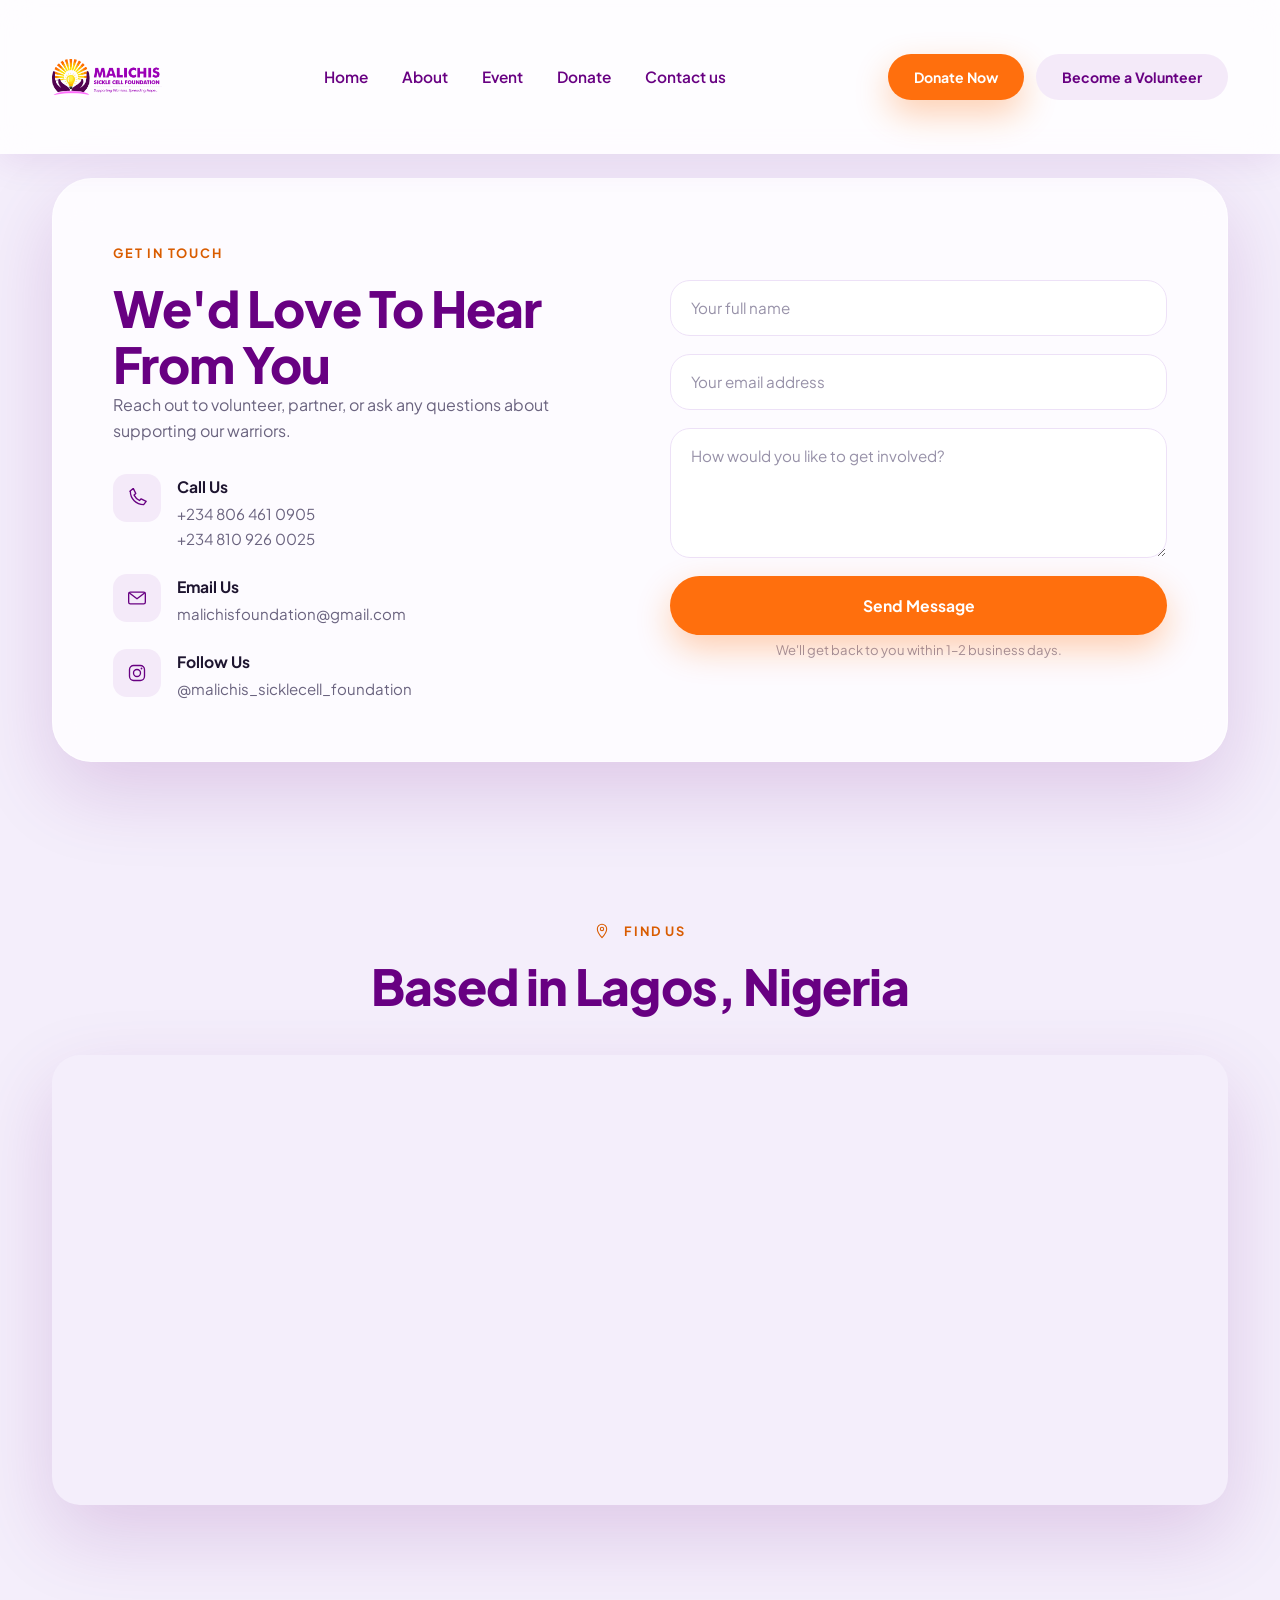
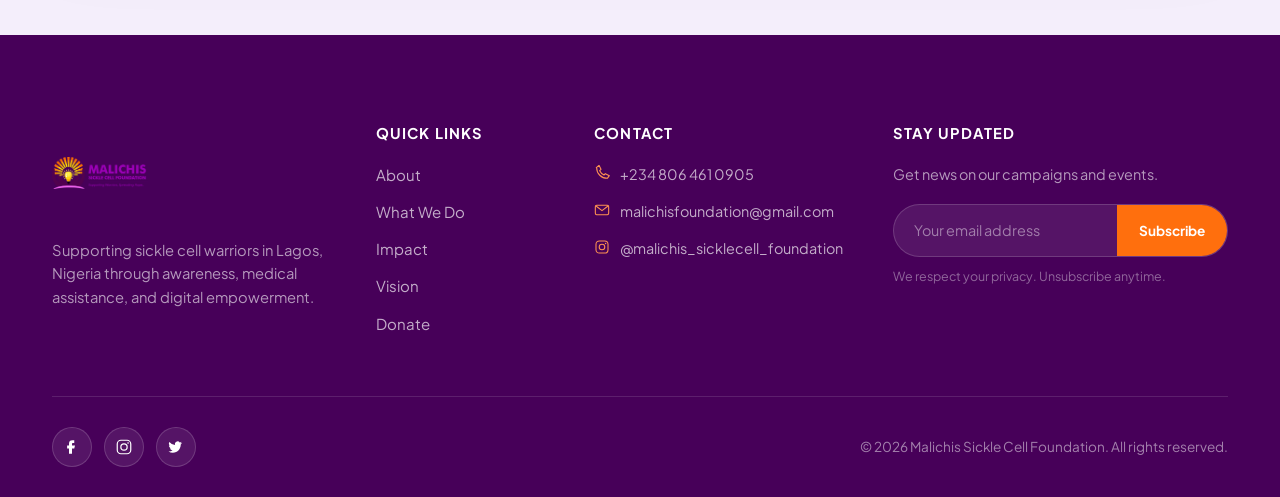
<file: contact.html>
<!DOCTYPE html>
<html lang="en">
<head>
<meta charset="UTF-8">
<meta name="viewport" content="width=device-width, initial-scale=1.0">
<title>Contact Us | Malichis Sickle Cell Foundation</title>
<meta name="description" content="Get in touch with Malichis Sickle Cell Foundation — call, email, or send a message to volunteer, partner, or ask a question.">

<link rel="preconnect" href="https://fonts.googleapis.com">
<link rel="preconnect" href="https://fonts.gstatic.com" crossorigin>
<link href="https://fonts.googleapis.com/css2?family=Plus+Jakarta+Sans:ital,wght@0,400;0,500;0,600;0,700;0,800;1,500&family=Fraunces:ital,opsz,wght@0,9..144,500;1,9..144,500;1,9..144,600&display=swap" rel="stylesheet">

<link rel="stylesheet" href="style.css">
</head>
<body>

<a href="#main" class="sr-only">Skip to main content</a>

<!-- ============================================
     SVG SPRITE — signature bloom-cell motif + icons
============================================ -->
<svg width="0" height="0" style="position:absolute" aria-hidden="true">
  <defs>
    <symbol id="bloom-shape" viewBox="0 0 200 200">
      <path d="M100,18 C130,18 138,45 160,52 C185,60 190,90 178,112 C168,130 178,155 158,170 C138,185 115,175 100,182 C85,175 62,185 42,170 C22,155 32,130 22,112 C10,90 15,60 40,52 C62,45 70,18 100,18 Z"/>
    </symbol>
    <symbol id="icon-phone" viewBox="0 0 24 24"><path d="M4 4c0 9 7 16 16 16l3-4-6-3-2 2c-3-1.5-5-3.5-6.5-6.5l2-2-3-6-4 3.5z" fill="none" stroke="currentColor" stroke-width="1.6" stroke-linejoin="round"/></symbol>
    <symbol id="icon-mail" viewBox="0 0 24 24"><rect x="2" y="5" width="20" height="14" rx="2" fill="none" stroke="currentColor" stroke-width="1.6"/><path d="M3 6l9 7 9-7" fill="none" stroke="currentColor" stroke-width="1.6" stroke-linecap="round" stroke-linejoin="round"/></symbol>
    <symbol id="icon-insta" viewBox="0 0 24 24"><rect x="3" y="3" width="18" height="18" rx="5" fill="none" stroke="currentColor" stroke-width="1.6"/><circle cx="12" cy="12" r="4.2" fill="none" stroke="currentColor" stroke-width="1.6"/><circle cx="17.4" cy="6.6" r="1.1" fill="currentColor"/></symbol>
    <symbol id="icon-fb" viewBox="0 0 24 24"><path d="M15 3h-2.5A4.5 4.5 0 008 7.5V10H5.5v4H8v7h4v-7h3l1-4h-4V7.8c0-.7.6-1.3 1.3-1.3H15V3z" fill="currentColor"/></symbol>
    <symbol id="icon-twitter" viewBox="0 0 24 24"><path d="M20 6.5c-.7.3-1.4.5-2.2.6.8-.5 1.4-1.2 1.6-2.1-.7.4-1.6.8-2.4.9a3.7 3.7 0 00-6.4 3.4A10.6 10.6 0 013.2 5.3a3.7 3.7 0 001.1 5 3.6 3.6 0 01-1.7-.5v.1c0 1.8 1.3 3.3 3 3.6a3.7 3.7 0 01-1.7.1c.5 1.5 1.9 2.6 3.5 2.6A7.4 7.4 0 012 18a10.4 10.4 0 005.7 1.7c6.8 0 10.6-5.8 10.6-10.7v-.5c.7-.5 1.3-1.2 1.7-2z" fill="currentColor"/></symbol>
    <symbol id="icon-up" viewBox="0 0 24 24"><path d="M12 19V5M5 12l7-7 7 7" fill="none" stroke="currentColor" stroke-width="2.2" stroke-linecap="round" stroke-linejoin="round"/></symbol>
    <symbol id="icon-pin" viewBox="0 0 24 24"><path d="M12 22s7-7.5 7-13a7 7 0 10-14 0c0 5.5 7 13 7 13z" fill="none" stroke="currentColor" stroke-width="1.6" stroke-linejoin="round"/><circle cx="12" cy="9" r="2.5" fill="none" stroke="currentColor" stroke-width="1.6"/></symbol>
  </defs>
</svg>

<!-- ============================================
     NAVIGATION
============================================ -->
<header class="nav nav-solid" id="siteNav">
  <div class="container nav-inner">
    <a href="index.html#home" class="nav-logo" aria-label="Malichis Sickle Cell Foundation — Home">
      <img src="images/logo.png" alt="Malichis Sickle Cell Foundation logo" width="110" height="110">
    </a>

    <nav class="nav-menu" id="navMenu" aria-label="Primary">
      <div class="nav-menu-bloom" aria-hidden="true"><svg viewBox="0 0 200 200"><use href="#bloom-shape" fill="currentColor"/></svg></div>
      <a href="index.html#home">Home</a>
      <a href="about.html">About</a>
      <a href="index.html#vision">Event</a>
      <a href="donate.html">Donate</a>
      <a href="contact.html" aria-current="page">Contact us</a>
    </nav>

    <div class="nav-cta">
      <a href="donate.html" class="btn btn-primary btn-sm">Donate Now</a>
      <a href="contact.html" class="btn btn-ghost-purple btn-sm">Become a Volunteer</a>
    </div>

    <button class="nav-toggle" id="navToggle" aria-label="Open menu" aria-expanded="false" aria-controls="navMenu">
      <span></span><span></span><span></span>
    </button>
  </div>
</header>

<div class="nav-scrim" id="navScrim"></div>

<main id="main">

<!-- ============================================
     CONTACT
============================================ -->
<section class="contact contact-page" id="get-in-touch">
  <div class="container">
    <div class="contact-card reveal">
      <div class="contact-copy">
        <p class="eyebrow">Get In Touch</p>
        <h2>We'd Love To Hear From You</h2>
        <p>Reach out to volunteer, partner, or ask any questions about supporting our warriors.</p>

        <ul class="contact-list">
          <li>
            <span class="c-icon"><svg width="20" height="20"><use href="#icon-phone"/></svg></span>
            <div>
              <strong>Call Us</strong>
              <a href="tel:+2348064610905">+234 806 461 0905</a><br>
              <a href="tel:+2348109260025">+234 810 926 0025</a>
            </div>
          </li>
          <li>
            <span class="c-icon"><svg width="20" height="20"><use href="#icon-mail"/></svg></span>
            <div>
              <strong>Email Us</strong>
              <a href="mailto:malichisfoundation@gmail.com">malichisfoundation@gmail.com</a>
            </div>
          </li>
          <li>
            <span class="c-icon"><svg width="20" height="20"><use href="#icon-insta"/></svg></span>
            <div>
              <strong>Follow Us</strong>
              <a href="https://instagram.com/malichis_sicklecell_foundation" target="_blank" rel="noopener">@malichis_sicklecell_foundation</a>
            </div>
          </li>
        </ul>
      </div>

      <div class="contact-form-panel">
        <form class="contact-form" id="contactForm">
          <label for="cfName" class="sr-only">Full name</label>
          <input type="text" id="cfName" name="name" placeholder="Your full name" required>

          <label for="cfEmail" class="sr-only">Email address</label>
          <input type="email" id="cfEmail" name="email" placeholder="Your email address" required>

          <label for="cfMessage" class="sr-only">Message</label>
          <textarea id="cfMessage" name="message" placeholder="How would you like to get involved?" required></textarea>

          <button type="submit" class="btn btn-primary" style="width:100%;">Send Message</button>
        </form>
        <p class="contact-form-note" id="contactFormNote">We'll get back to you within 1–2 business days.</p>
      </div>
    </div>
  </div>
</section>

<!-- ============================================
     MAP
============================================ -->
<section class="map-section" aria-label="Our location">
  <div class="container">
    <div class="map-head reveal">
      <p class="eyebrow"><svg width="16" height="16" style="vertical-align:-3px;margin-right:4px;"><use href="#icon-pin"/></svg>Find Us</p>
      <h2>Based in Lagos, Nigeria</h2>
    </div>
    <div class="map-frame reveal-scale">
      <iframe
        src="https://www.google.com/maps?q=Lagos,Nigeria&output=embed"
        width="100%"
        height="450"
        style="border:0;"
        allowfullscreen=""
        loading="lazy"
        referrerpolicy="no-referrer-when-downgrade"
        title="Malichis Sickle Cell Foundation location — Lagos, Nigeria">
      </iframe>
    </div>
  </div>
</section>

</main>

<!-- ============================================
     FOOTER
============================================ -->
<footer class="footer">
  <div class="container">
    <div class="footer-grid">
      <div>
        <a href="index.html#home" class="footer-brand" aria-label="Malichis Sickle Cell Foundation — Home">
          <img src="images/logo.png" alt="Malichis Sickle Cell Foundation logo" width="96" height="96">
        </a>
        <p class="foot-desc">Supporting sickle cell warriors in Lagos, Nigeria through awareness, medical assistance, and digital empowerment.</p>
      </div>

      <div>
        <h4>Quick Links</h4>
        <div class="footer-links">
          <a href="about.html">About</a>
          <a href="index.html#what-we-do">What We Do</a>
          <a href="index.html#impact">Impact</a>
          <a href="index.html#vision">Vision</a>
          <a href="donate.html">Donate</a>
        </div>
      </div>

      <div>
        <h4>Contact</h4>
        <ul class="footer-contact">
          <li><svg width="16" height="16"><use href="#icon-phone"/></svg> +234 806 461 0905</li>
          <li><svg width="16" height="16"><use href="#icon-mail"/></svg> malichisfoundation@gmail.com</li>
          <li><svg width="16" height="16"><use href="#icon-insta"/></svg> @malichis_sicklecell_foundation</li>
        </ul>
      </div>

      <div>
        <h4>Stay Updated</h4>
        <p style="font-size:0.9rem;color:rgba(255,255,255,0.6);">Get news on our campaigns and events.</p>
        <form class="newsletter-form" id="newsletterForm">
          <label for="newsletterEmail" class="sr-only">Email address</label>
          <input type="email" id="newsletterEmail" placeholder="Your email address" required>
          <button type="submit">Subscribe</button>
        </form>
        <p class="newsletter-note" id="newsletterNote">We respect your privacy. Unsubscribe anytime.</p>
      </div>
    </div>

    <div class="footer-bottom">
      <div class="social-row">
        <a href="#" aria-label="Facebook"><svg width="18" height="18"><use href="#icon-fb"/></svg></a>
        <a href="https://instagram.com/malichis_sicklecell_foundation" target="_blank" rel="noopener" aria-label="Instagram"><svg width="18" height="18"><use href="#icon-insta"/></svg></a>
        <a href="#" aria-label="Twitter"><svg width="18" height="18"><use href="#icon-twitter"/></svg></a>
      </div>
      <span>&copy; <span id="year"></span> Malichis Sickle Cell Foundation. All rights reserved.</span>
    </div>
  </div>
</footer>

<button class="back-to-top" id="backToTop" aria-label="Back to top">
  <svg width="20" height="20"><use href="#icon-up"/></svg>
</button>

<script src="script.js"></script>

</body>
</html>
</file>
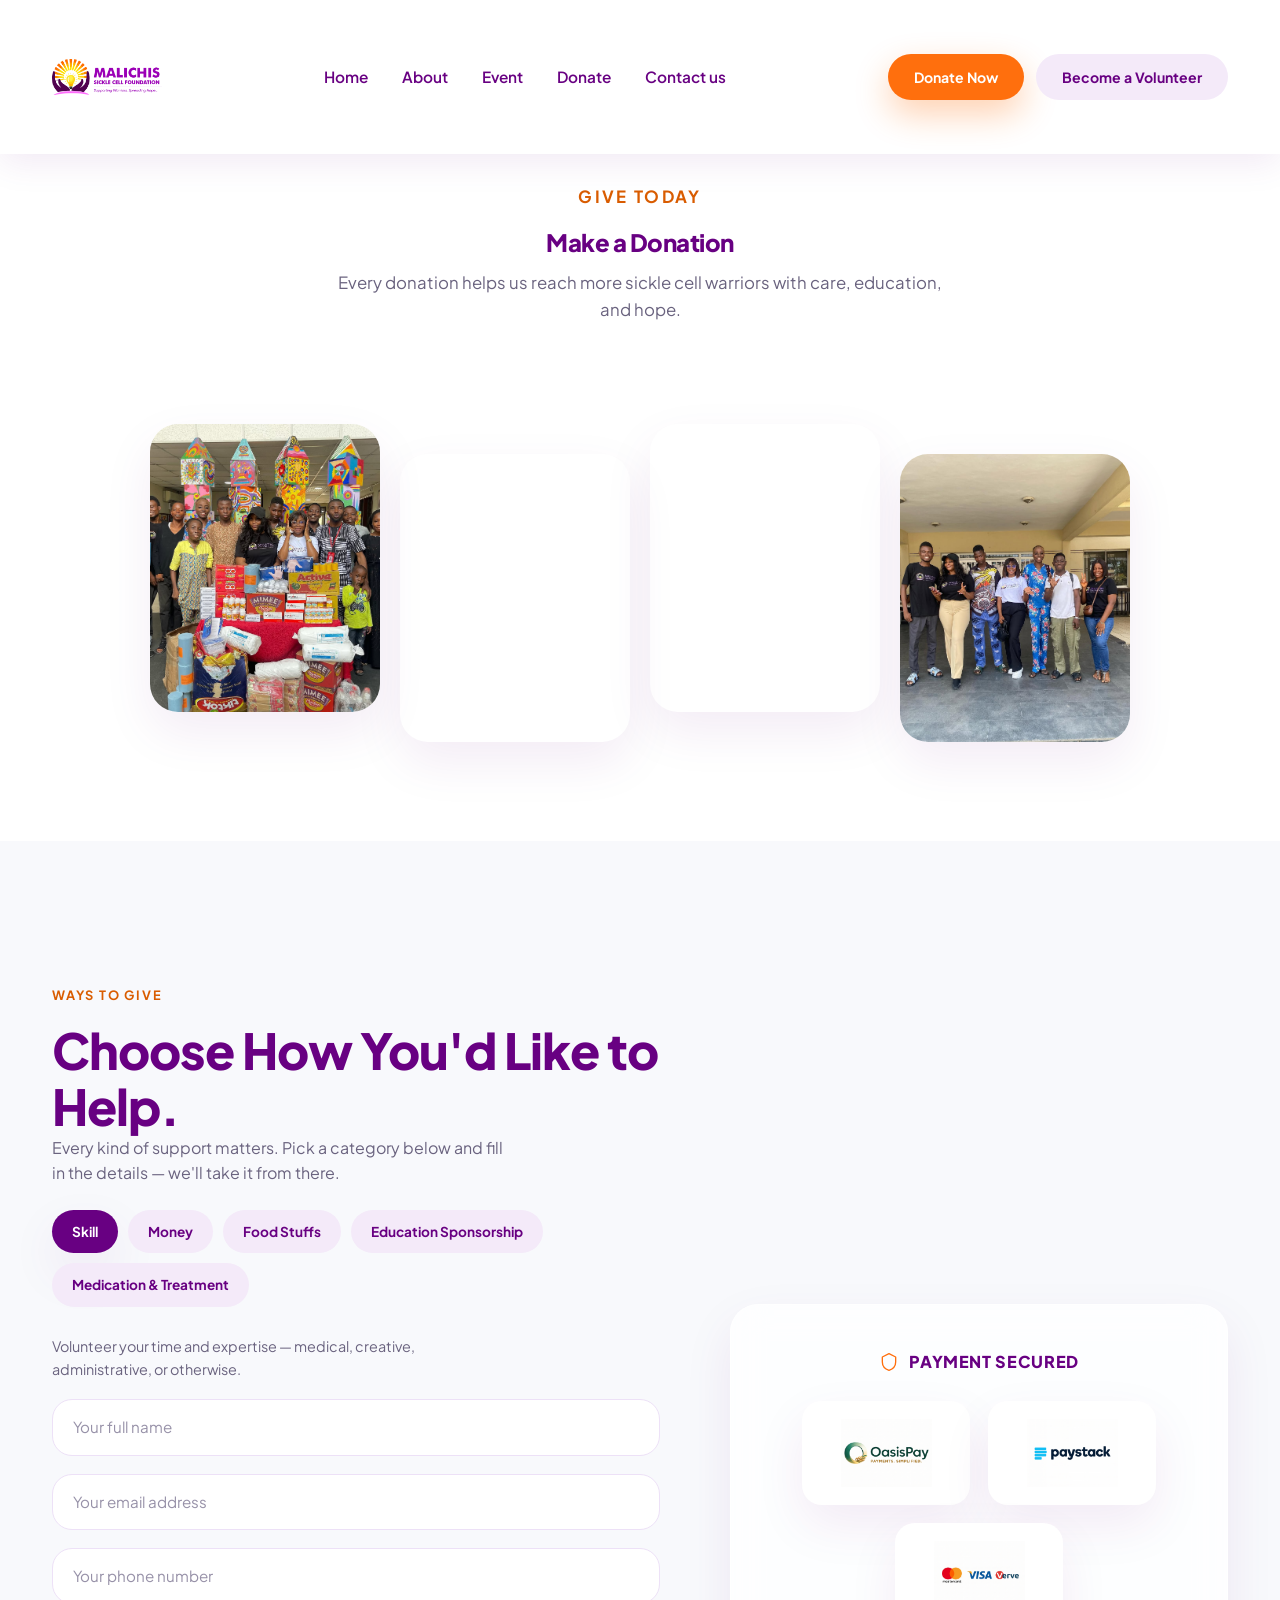
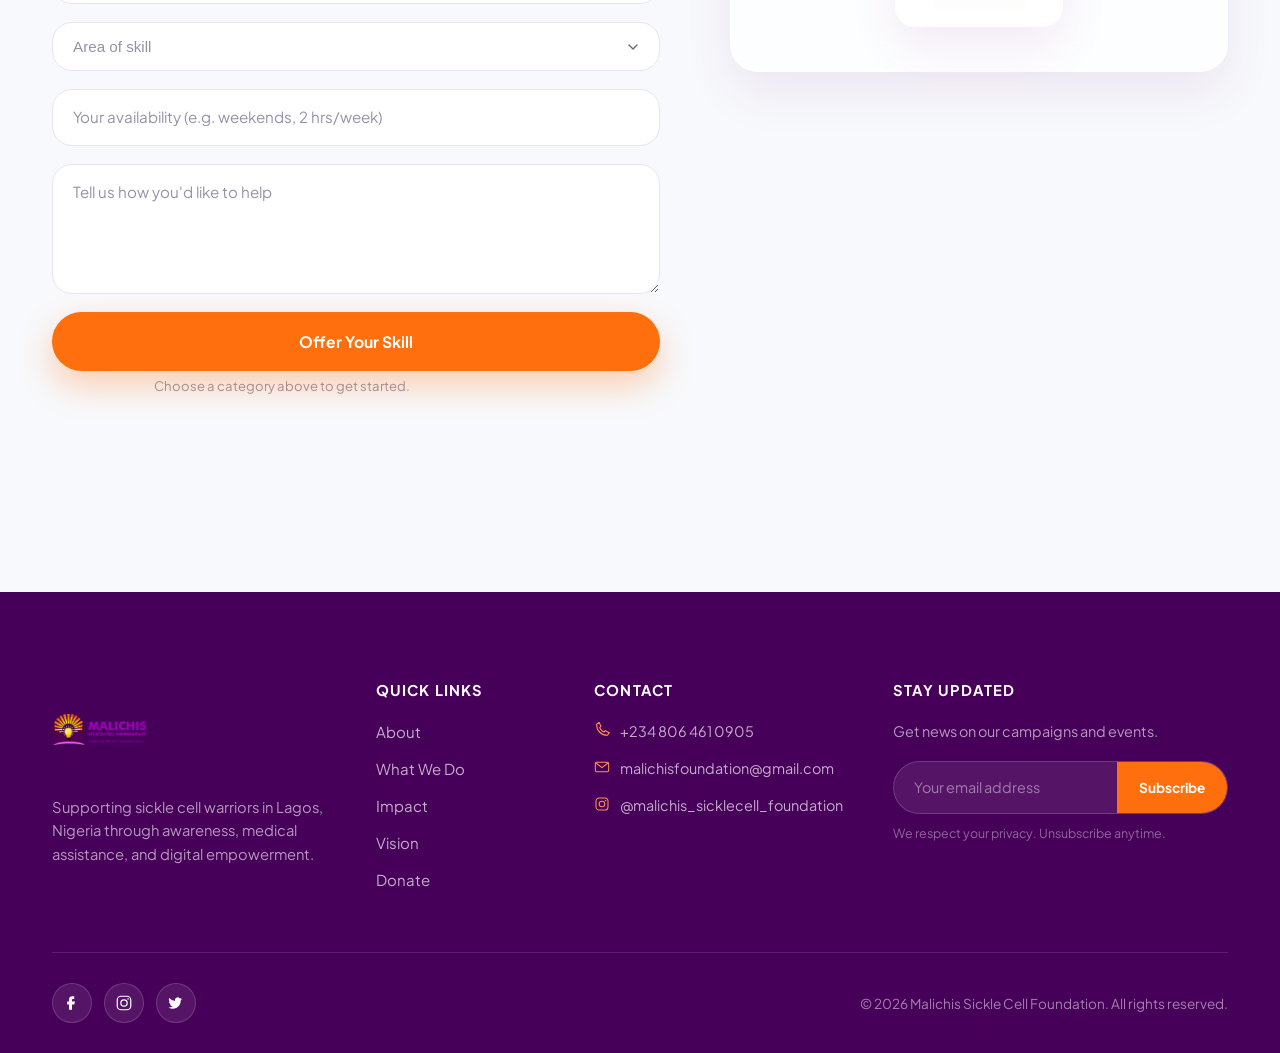
<file: donate.html>
<!DOCTYPE html>
<html lang="en">
<head>
<meta charset="UTF-8">
<meta name="viewport" content="width=device-width, initial-scale=1.0">
<title>Donate | Malichis Sickle Cell Foundation</title>
<meta name="description" content="Support Malichis Sickle Cell Foundation. Choose your amount and help us reach more sickle cell warriors with care, education, and hope.">

<link rel="preconnect" href="https://fonts.googleapis.com">
<link rel="preconnect" href="https://fonts.gstatic.com" crossorigin>
<link href="https://fonts.googleapis.com/css2?family=Plus+Jakarta+Sans:ital,wght@0,400;0,500;0,600;0,700;0,800;1,500&family=Fraunces:ital,opsz,wght@0,9..144,500;1,9..144,500;1,9..144,600&display=swap" rel="stylesheet">

<link rel="stylesheet" href="style.css">
</head>
<body>

<a href="#main" class="sr-only">Skip to main content</a>

<!-- ============================================
     SVG SPRITE — signature bloom-cell motif + icons
============================================ -->
<svg width="0" height="0" style="position:absolute" aria-hidden="true">
  <defs>
    <symbol id="bloom-shape" viewBox="0 0 200 200">
      <path d="M100,18 C130,18 138,45 160,52 C185,60 190,90 178,112 C168,130 178,155 158,170 C138,185 115,175 100,182 C85,175 62,185 42,170 C22,155 32,130 22,112 C10,90 15,60 40,52 C62,45 70,18 100,18 Z"/>
    </symbol>
    <symbol id="icon-heart" viewBox="0 0 24 24"><path d="M12 21s-7.5-5.2-10-9.7C.4 7.8 2.2 4 6 4c2.3 0 3.8 1.3 6 3.4C14.2 5.3 15.7 4 18 4c3.8 0 5.6 3.8 4 7.3-2.5 4.5-10 9.7-10 9.7z" fill="none" stroke="currentColor" stroke-width="1.6" stroke-linejoin="round"/></symbol>
    <symbol id="icon-shield" viewBox="0 0 24 24"><path d="M12 2l8 4v6c0 5-3.5 8.5-8 10-4.5-1.5-8-5-8-10V6l8-4z" fill="none" stroke="currentColor" stroke-width="1.6" stroke-linejoin="round"/></symbol>
    <symbol id="icon-phone" viewBox="0 0 24 24"><path d="M4 4c0 9 7 16 16 16l3-4-6-3-2 2c-3-1.5-5-3.5-6.5-6.5l2-2-3-6-4 3.5z" fill="none" stroke="currentColor" stroke-width="1.6" stroke-linejoin="round"/></symbol>
    <symbol id="icon-mail" viewBox="0 0 24 24"><rect x="2" y="5" width="20" height="14" rx="2" fill="none" stroke="currentColor" stroke-width="1.6"/><path d="M3 6l9 7 9-7" fill="none" stroke="currentColor" stroke-width="1.6" stroke-linecap="round" stroke-linejoin="round"/></symbol>
    <symbol id="icon-insta" viewBox="0 0 24 24"><rect x="3" y="3" width="18" height="18" rx="5" fill="none" stroke="currentColor" stroke-width="1.6"/><circle cx="12" cy="12" r="4.2" fill="none" stroke="currentColor" stroke-width="1.6"/><circle cx="17.4" cy="6.6" r="1.1" fill="currentColor"/></symbol>
    <symbol id="icon-fb" viewBox="0 0 24 24"><path d="M15 3h-2.5A4.5 4.5 0 008 7.5V10H5.5v4H8v7h4v-7h3l1-4h-4V7.8c0-.7.6-1.3 1.3-1.3H15V3z" fill="currentColor"/></symbol>
    <symbol id="icon-twitter" viewBox="0 0 24 24"><path d="M20 6.5c-.7.3-1.4.5-2.2.6.8-.5 1.4-1.2 1.6-2.1-.7.4-1.6.8-2.4.9a3.7 3.7 0 00-6.4 3.4A10.6 10.6 0 013.2 5.3a3.7 3.7 0 001.1 5 3.6 3.6 0 01-1.7-.5v.1c0 1.8 1.3 3.3 3 3.6a3.7 3.7 0 01-1.7.1c.5 1.5 1.9 2.6 3.5 2.6A7.4 7.4 0 012 18a10.4 10.4 0 005.7 1.7c6.8 0 10.6-5.8 10.6-10.7v-.5c.7-.5 1.3-1.2 1.7-2z" fill="currentColor"/></symbol>
    <symbol id="icon-up" viewBox="0 0 24 24"><path d="M12 19V5M5 12l7-7 7 7" fill="none" stroke="currentColor" stroke-width="2.2" stroke-linecap="round" stroke-linejoin="round"/></symbol>
  </defs>
</svg>

<!-- ============================================
     NAVIGATION
============================================ -->
<header class="nav nav-solid" id="siteNav">
  <div class="container nav-inner">
    <a href="index.html#home" class="nav-logo" aria-label="Malichis Sickle Cell Foundation — Home">
      <img src="images/logo.png" alt="Malichis Sickle Cell Foundation logo" width="110" height="110">
    </a>

    <nav class="nav-menu" id="navMenu" aria-label="Primary">
      <div class="nav-menu-bloom" aria-hidden="true"><svg viewBox="0 0 200 200"><use href="#bloom-shape" fill="currentColor"/></svg></div>
      <a href="index.html#home">Home</a>
      <a href="about.html">About</a>
      <a href="index.html#vision">Event</a>
      <a href="#give" aria-current="page">Donate</a>
      <a href="contact.html">Contact us</a>
    </nav>

    <div class="nav-cta">
      <a href="#give" class="btn btn-primary btn-sm">Donate Now</a>
      <a href="contact.html" class="btn btn-ghost-purple btn-sm">Become a Volunteer</a>
    </div>

    <button class="nav-toggle" id="navToggle" aria-label="Open menu" aria-expanded="false" aria-controls="navMenu">
      <span></span><span></span><span></span>
    </button>
  </div>
</header>

<div class="nav-scrim" id="navScrim"></div>

<main id="main">

<!-- ============================================
     HEADING
============================================ -->
<section class="page-head">
  <div class="container">
    <p class="eyebrow">Give Today</p>
    <h1>Make a Donation</h1>
    <p>Every donation helps us reach more sickle cell warriors with care, education, and hope.</p>
  </div>
</section>

<!-- ============================================
     FLOATING GALLERY
============================================ -->
<section class="donate-gallery-section" aria-label="Our work">
  <div class="container">
    <div class="donate-gallery">
      <div class="mg-item"><img src="images/donate.jpg" alt="Malichis Sickle Cell Foundation supporting a warrior" loading="lazy"></div>
      <div class="mg-item"><video src="images/donate2.mp4" autoplay muted loop playsinline webkit-playsinline aria-label="Malichis Sickle Cell Foundation community moment"></video></div>
      <div class="mg-item"><video src="images/donate3.mp4" autoplay muted loop playsinline webkit-playsinline aria-label="Malichis Sickle Cell Foundation community moment"></video></div>
      <div class="mg-item"><img src="images/donate4.jpg" alt="Malichis Sickle Cell Foundation supporting a warrior" loading="lazy"></div>
    </div>
  </div>
</section>

<!-- ============================================
     DONATION FORM + PAYMENT METHODS
============================================ -->
<section class="donate" id="give">
  <div class="container">
    <div class="donate-layout">
      <div class="donate-copy reveal">
        <p class="eyebrow">Ways To Give</p>
        <h2>Choose How You'd Like to Help.</h2>
        <p>Every kind of support matters. Pick a category below and fill in the details — we'll take it from there.</p>

        <div class="donate-tabs" role="tablist" aria-label="Ways to give">
          <button class="donate-tab is-active" data-tab="skill" role="tab" aria-selected="true">Skill</button>
          <button class="donate-tab" data-tab="money" role="tab" aria-selected="false">Money</button>
          <button class="donate-tab" data-tab="food" role="tab" aria-selected="false">Food Stuffs</button>
          <button class="donate-tab" data-tab="education" role="tab" aria-selected="false">Education Sponsorship</button>
          <button class="donate-tab" data-tab="medication" role="tab" aria-selected="false">Medication &amp; Treatment</button>
        </div>

        <!-- SKILL -->
        <div class="donate-panel is-active" data-panel="skill">
          <p class="donate-panel-note">Volunteer your time and expertise — medical, creative, administrative, or otherwise.</p>
          <form class="contact-form donate-form" data-success="Thank you! We'll reach out to coordinate how your skill can help.">
            <label for="skillName" class="sr-only">Full name</label>
            <input type="text" id="skillName" name="name" placeholder="Your full name" required>

            <label for="skillEmail" class="sr-only">Email address</label>
            <input type="email" id="skillEmail" name="email" placeholder="Your email address" required>

            <label for="skillPhone" class="sr-only">Phone number</label>
            <input type="tel" id="skillPhone" name="phone" placeholder="Your phone number" required>

            <label for="skillType" class="sr-only">Area of skill</label>
            <select id="skillType" name="skillType" required>
              <option value="" disabled selected>Area of skill</option>
              <option>Medical &amp; Nursing</option>
              <option>Teaching &amp; Tutoring</option>
              <option>Counseling &amp; Mental Health</option>
              <option>IT &amp; Digital Skills</option>
              <option>Graphic Design &amp; Media</option>
              <option>Event Planning</option>
              <option>Legal Support</option>
              <option>Other</option>
            </select>

            <label for="skillAvailability" class="sr-only">Availability</label>
            <input type="text" id="skillAvailability" name="availability" placeholder="Your availability (e.g. weekends, 2 hrs/week)" required>

            <label for="skillMessage" class="sr-only">How you'd like to help</label>
            <textarea id="skillMessage" name="message" placeholder="Tell us how you'd like to help"></textarea>

            <button type="submit" class="btn btn-primary" style="width:100%;">Offer Your Skill</button>
          </form>
        </div>

        <!-- MONEY -->
        <div class="donate-panel" data-panel="money">
          <p class="donate-panel-note">Enter the amount you'd like to give. Every contribution helps us continue our work.</p>
          <form class="contact-form donate-form" data-success="AMOUNT_MESSAGE">
            <label for="moneyName" class="sr-only">Full name</label>
            <input type="text" id="moneyName" name="name" placeholder="Your full name" required>

            <label for="moneyEmail" class="sr-only">Email address</label>
            <input type="email" id="moneyEmail" name="email" placeholder="Your email address" required>

            <label for="moneyAmount" class="sr-only">Amount (₦)</label>
            <input type="number" id="moneyAmount" name="amount" placeholder="Amount (₦)" min="1" step="1" required>

            <label for="moneyFrequency" class="sr-only">Donation frequency</label>
            <select id="moneyFrequency" name="frequency" required>
              <option value="" disabled selected>Donation frequency</option>
              <option>One-time</option>
              <option>Monthly</option>
            </select>

            <button type="submit" class="btn btn-primary" style="width:100%;">Donate Now</button>
          </form>
        </div>

        <!-- FOOD STUFFS -->
        <div class="donate-panel" data-panel="food">
          <p class="donate-panel-note">Donate food items directly to support warriors and families facing food insecurity.</p>
          <form class="contact-form donate-form" data-success="Thank you! We'll follow up to arrange your food donation.">
            <label for="foodName" class="sr-only">Full name</label>
            <input type="text" id="foodName" name="name" placeholder="Your full name" required>

            <label for="foodEmail" class="sr-only">Email address</label>
            <input type="email" id="foodEmail" name="email" placeholder="Your email address" required>

            <label for="foodPhone" class="sr-only">Phone number</label>
            <input type="tel" id="foodPhone" name="phone" placeholder="Your phone number" required>

            <label for="foodItems" class="sr-only">Food items</label>
            <textarea id="foodItems" name="items" placeholder="Food items you'd like to donate (e.g. rice, beans, garri, milk)" required></textarea>

            <label for="foodQuantity" class="sr-only">Estimated quantity or value</label>
            <input type="text" id="foodQuantity" name="quantity" placeholder="Estimated quantity or value" required>

            <label for="foodDelivery" class="sr-only">Delivery method</label>
            <select id="foodDelivery" name="delivery" required>
              <option value="" disabled selected>Preferred delivery method</option>
              <option>I'll drop it off</option>
              <option>Please arrange pickup</option>
            </select>

            <button type="submit" class="btn btn-primary" style="width:100%;">Donate Food Items</button>
          </form>
        </div>

        <!-- EDUCATION SPONSORSHIP -->
        <div class="donate-panel" data-panel="education">
          <p class="donate-panel-note">Sponsor a warrior's education — school fees, supplies, or full tuition support.</p>
          <form class="contact-form donate-form" data-success="Thank you! We'll reach out with next steps for your sponsorship.">
            <label for="eduName" class="sr-only">Full name</label>
            <input type="text" id="eduName" name="name" placeholder="Your full name" required>

            <label for="eduEmail" class="sr-only">Email address</label>
            <input type="email" id="eduEmail" name="email" placeholder="Your email address" required>

            <label for="eduPhone" class="sr-only">Phone number</label>
            <input type="tel" id="eduPhone" name="phone" placeholder="Your phone number" required>

            <label for="eduType" class="sr-only">Sponsorship type</label>
            <select id="eduType" name="sponsorshipType" required>
              <option value="" disabled selected>Sponsorship type</option>
              <option>Full sponsorship</option>
              <option>Partial sponsorship</option>
              <option>School supplies only</option>
            </select>

            <label for="eduLevel" class="sr-only">Education level</label>
            <select id="eduLevel" name="level" required>
              <option value="" disabled selected>Education level</option>
              <option>Primary</option>
              <option>Secondary</option>
              <option>Tertiary</option>
              <option>Vocational</option>
            </select>

            <label for="eduAmount" class="sr-only">Commitment amount (₦)</label>
            <input type="number" id="eduAmount" name="amount" placeholder="Commitment amount (₦)" min="1" step="1" required>

            <label for="eduDuration" class="sr-only">Commitment duration</label>
            <select id="eduDuration" name="duration" required>
              <option value="" disabled selected>Commitment duration</option>
              <option>6 months</option>
              <option>1 year</option>
              <option>Ongoing</option>
            </select>

            <button type="submit" class="btn btn-primary" style="width:100%;">Sponsor Education</button>
          </form>
        </div>

        <!-- MEDICATION & TREATMENT -->
        <div class="donate-panel" data-panel="medication">
          <p class="donate-panel-note">Support a warrior's medication, hospital bills, or ongoing treatment costs.</p>
          <form class="contact-form donate-form" data-success="Thank you! We'll be in touch to coordinate your contribution.">
            <label for="medName" class="sr-only">Full name</label>
            <input type="text" id="medName" name="name" placeholder="Your full name" required>

            <label for="medEmail" class="sr-only">Email address</label>
            <input type="email" id="medEmail" name="email" placeholder="Your email address" required>

            <label for="medPhone" class="sr-only">Phone number</label>
            <input type="tel" id="medPhone" name="phone" placeholder="Your phone number" required>

            <label for="medType" class="sr-only">Type of support</label>
            <select id="medType" name="supportType" required>
              <option value="" disabled selected>Type of support</option>
              <option>Specific medication</option>
              <option>Hospital bill support</option>
              <option>General medical fund</option>
            </select>

            <label for="medDetail" class="sr-only">Medication name (if applicable)</label>
            <input type="text" id="medDetail" name="medicationName" placeholder="Medication name (if applicable)">

            <label for="medAmount" class="sr-only">Estimated value or amount (₦)</label>
            <input type="number" id="medAmount" name="amount" placeholder="Estimated value or amount (₦)" min="1" step="1" required>

            <label for="medNotes" class="sr-only">Additional notes</label>
            <textarea id="medNotes" name="notes" placeholder="Additional notes"></textarea>

            <button type="submit" class="btn btn-primary" style="width:100%;">Support Medication &amp; Treatment</button>
          </form>
        </div>

        <p class="contact-form-note" id="donateFormNote">Choose a category above to get started.</p>
      </div>

      <div class="donate-payment reveal-scale">
        <p class="payment-label"><svg width="20" height="20"><use href="#icon-shield"/></svg> Payment Secured</p>
        <div class="payment-images">
          <img src="images/pay1.jpeg" alt="Secure payment method" loading="lazy">
          <img src="images/pay2.jpeg" alt="Secure payment method" loading="lazy">
          <img src="images/pay3.jpeg" alt="Secure payment method" loading="lazy">
        </div>
      </div>
    </div>
  </div>
</section>

</main>

<!-- ============================================
     FOOTER
============================================ -->
<footer class="footer">
  <div class="container">
    <div class="footer-grid">
      <div>
        <a href="index.html#home" class="footer-brand" aria-label="Malichis Sickle Cell Foundation — Home">
          <img src="images/logo.png" alt="Malichis Sickle Cell Foundation logo" width="96" height="96">
        </a>
        <p class="foot-desc">Supporting sickle cell warriors in Lagos, Nigeria through awareness, medical assistance, and digital empowerment.</p>
      </div>

      <div>
        <h4>Quick Links</h4>
        <div class="footer-links">
          <a href="about.html">About</a>
          <a href="index.html#what-we-do">What We Do</a>
          <a href="index.html#impact">Impact</a>
          <a href="index.html#vision">Vision</a>
          <a href="#give">Donate</a>
        </div>
      </div>

      <div>
        <h4>Contact</h4>
        <ul class="footer-contact">
          <li><svg width="16" height="16"><use href="#icon-phone"/></svg> +234 806 461 0905</li>
          <li><svg width="16" height="16"><use href="#icon-mail"/></svg> malichisfoundation@gmail.com</li>
          <li><svg width="16" height="16"><use href="#icon-insta"/></svg> @malichis_sicklecell_foundation</li>
        </ul>
      </div>

      <div>
        <h4>Stay Updated</h4>
        <p style="font-size:0.9rem;color:rgba(255,255,255,0.6);">Get news on our campaigns and events.</p>
        <form class="newsletter-form" id="newsletterForm">
          <label for="newsletterEmail" class="sr-only">Email address</label>
          <input type="email" id="newsletterEmail" placeholder="Your email address" required>
          <button type="submit">Subscribe</button>
        </form>
        <p class="newsletter-note" id="newsletterNote">We respect your privacy. Unsubscribe anytime.</p>
      </div>
    </div>

    <div class="footer-bottom">
      <div class="social-row">
        <a href="#" aria-label="Facebook"><svg width="18" height="18"><use href="#icon-fb"/></svg></a>
        <a href="https://instagram.com/malichis_sicklecell_foundation" target="_blank" rel="noopener" aria-label="Instagram"><svg width="18" height="18"><use href="#icon-insta"/></svg></a>
        <a href="#" aria-label="Twitter"><svg width="18" height="18"><use href="#icon-twitter"/></svg></a>
      </div>
      <span>&copy; <span id="year"></span> Malichis Sickle Cell Foundation. All rights reserved.</span>
    </div>
  </div>
</footer>

<button class="back-to-top" id="backToTop" aria-label="Back to top">
  <svg width="20" height="20"><use href="#icon-up"/></svg>
</button>

<script src="script.js"></script>

</body>
</html>
</file>
<file: style.css>
/* ============================================
   RESET
============================================ */
*, *::before, *::after { box-sizing: border-box; margin: 0; padding: 0; }
html { scroll-behavior: smooth; scroll-snap-type: y mandatory; }
@media (prefers-reduced-motion: reduce) {
  html { scroll-behavior: auto; scroll-snap-type: none; }
  *, *::before, *::after { animation-duration: 0.001ms !important; animation-iteration-count: 1 !important; transition-duration: 0.001ms !important; }
}
img { max-width: 100%; display: block; }
a { text-decoration: none; color: inherit; }
button { font: inherit; cursor: pointer; border: none; background: none; }
ul, ol { list-style: none; }
input, textarea { font: inherit; }

/* ============================================
   VARIABLES
============================================ */
:root {
  --purple: #680082;
  --purple-dark: #470059;
  --purple-mid: #8a2fae;
  --purple-tint: #f4eaf9;
  --orange: #FF6F0D;
  --orange-light: #ff9152;
  --orange-dark: #d95c00;
  --white: #FFFFFF;
  --bg-soft: #F8F9FC;
  --lavender: #f4eefb;
  --lavender-deep: #ede1f7;
  --ink: #1e1530;
  --ink-soft: #6a637f;
  --ink-faint: #9791a8;
  --glass-bg: rgba(255, 255, 255, 0.6);
  --glass-bg-strong: rgba(255, 255, 255, 0.78);
  --glass-border: rgba(255, 255, 255, 0.5);
  --glass-purple: rgba(104, 0, 130, 0.06);
  --shadow-soft: 0 20px 50px rgba(104, 0, 130, 0.08);
  --shadow-lift: 0 30px 80px rgba(104, 0, 130, 0.16);
  --shadow-btn: 0 14px 34px rgba(255, 111, 13, 0.32);
  --radius-xl: 40px;
  --radius-lg: 28px;
  --radius-md: 20px;
  --radius-sm: 12px;
  --font-display: 'Plus Jakarta Sans', -apple-system, sans-serif;
  --font-serif: 'Fraunces', serif;
  --ease: cubic-bezier(.16, .84, .44, 1);
  --ease-bounce: cubic-bezier(.34, 1.56, .64, 1);
  --nav-h: 92px;
}

/* ============================================
   BASE
============================================ */
body {
  font-family: var(--font-display);
  color: var(--ink);
  background: var(--white);
  line-height: 1.6;
  overflow-x: hidden;
  -webkit-font-smoothing: antialiased;
}
h1, h2, h3, h4 {
  font-family: var(--font-display);
  color: var(--purple);
  font-weight: 800;
  line-height: 1.12;
  letter-spacing: -0.02em;
}
h2 { font-size: clamp(2rem, 4vw, 3.1rem); }
h3 { font-size: clamp(1.3rem, 2.4vw, 1.7rem); }
p { color: var(--ink-soft); }
.eyebrow {
  display: inline-flex;
  align-items: center;
  gap: 10px;
  font-size: 0.8rem;
  font-weight: 700;
  letter-spacing: 0.14em;
  text-transform: uppercase;
  color: var(--orange-dark);
  margin-bottom: 18px;
}
.eyebrow::before {
  content: '';
  width: 28px;
  height: 2px;
  background: var(--orange);
  border-radius: 2px;
}
.container {
  max-width: 1240px;
  margin: 0 auto;
  padding: 0 32px;
}
section { position: relative; scroll-snap-align: start; scroll-snap-stop: always; }
.section-pad { padding: 130px 0; }

/* Full-screen sections — each section fits the viewport, like the hero */
.about, .mission, .wwd, .impact, .vision, .donate, .why, .cta, .contact {
  min-height: 100vh;
  display: flex;
  flex-direction: column;
  justify-content: center;
}
:focus-visible {
  outline: 3px solid var(--orange);
  outline-offset: 3px;
  border-radius: 6px;
}
.sr-only {
  position: absolute; width: 1px; height: 1px; padding: 0; margin: -1px;
  overflow: hidden; clip: rect(0,0,0,0); white-space: nowrap; border: 0;
}
::selection { background: var(--purple); color: var(--white); }

/* Reveal on scroll */
.reveal { opacity: 0; transform: translateY(40px); transition: opacity 0.9s var(--ease), transform 0.9s var(--ease); }
.reveal.is-visible { opacity: 1; transform: translateY(0); }
.reveal-scale { opacity: 0; transform: scale(0.92); transition: opacity 0.8s var(--ease), transform 0.8s var(--ease); }
.reveal-scale.is-visible { opacity: 1; transform: scale(1); }
.stagger.is-visible > * { transition-delay: calc(var(--i, 0) * 0.1s); }

/* Buttons */
.btn {
  position: relative;
  display: inline-flex;
  align-items: center;
  justify-content: center;
  gap: 10px;
  padding: 17px 34px;
  border-radius: 100px;
  font-weight: 700;
  font-size: 0.98rem;
  white-space: nowrap;
  transition: transform 0.35s var(--ease), box-shadow 0.35s var(--ease);
  overflow: hidden;
  isolation: isolate;
}
.btn::after {
  content: '';
  position: absolute;
  inset: 0;
  border-radius: inherit;
  background: rgba(255,255,255,0.35);
  transform: scale(0);
  opacity: 0;
  transition: transform 0.6s var(--ease), opacity 0.6s var(--ease);
  z-index: -1;
}
.btn:active::after { transform: scale(2.2); opacity: 1; transition: 0s; }
.btn-primary { background: var(--orange); color: var(--white); box-shadow: var(--shadow-btn); }
.btn-primary:hover { transform: translateY(-3px); box-shadow: 0 20px 42px rgba(255,111,13,0.4); }
.btn-outline { background: transparent; color: var(--white); border: 1.5px solid rgba(255,255,255,0.6); backdrop-filter: blur(6px); }
.btn-outline:hover { transform: translateY(-3px); background: rgba(255,255,255,0.15); border-color: var(--white); }
.btn-ghost-purple { background: var(--purple-tint); color: var(--purple); }
.btn-ghost-purple:hover { transform: translateY(-3px); background: var(--purple); color: var(--white); }
.btn-sm { padding: 12px 26px; font-size: 0.88rem; }

/* Decorative bloom-cell blob (signature motif) */
.bloom {
  position: absolute;
  pointer-events: none;
  z-index: 0;
  filter: blur(2px);
}
.bloom svg { width: 100%; height: 100%; }
.bloom-float { animation: bloomFloat 9s ease-in-out infinite; }
.bloom-float-slow { animation: bloomFloat 13s ease-in-out infinite; }
@keyframes bloomFloat {
  0%, 100% { transform: translate(0,0) rotate(0deg); }
  50% { transform: translate(-14px, 22px) rotate(8deg); }
}

/* Curved section dividers */
.divider { display: block; width: 100%; line-height: 0; position: relative; z-index: 1; }
.divider svg { width: 100%; height: auto; display: block; }

/* ============================================
   NAVIGATION
============================================ */
.nav {
  position: fixed;
  top: 0; left: 0; right: 0;
  z-index: 500;
  padding: 22px 0;
  background: linear-gradient(180deg, rgba(10,0,20,0.32) 0%, rgba(10,0,20,0.08) 65%, rgba(10,0,20,0) 100%);
  transition: padding 0.4s var(--ease), background 0.4s var(--ease), box-shadow 0.4s var(--ease);
}
.nav-inner {
  display: flex;
  align-items: center;
  justify-content: space-between;
  gap: 24px;
}
.nav.scrolled {
  padding: 12px 0;
  background: rgba(255,255,255,0.85);
  backdrop-filter: blur(16px) saturate(160%);
  box-shadow: 0 8px 34px rgba(104,0,130,0.09);
}
.nav.nav-solid {
  background: rgba(255,255,255,0.85);
  backdrop-filter: blur(16px) saturate(160%);
  box-shadow: 0 8px 34px rgba(104,0,130,0.09);
}
.nav.nav-solid .nav-menu a { color: var(--purple); }
.nav.nav-solid .nav-menu a:hover { color: var(--orange-dark); }
.nav-logo {
  display: flex;
  align-items: center;
  gap: 12px;
  font-weight: 800;
  font-size: 1.2rem;
  color: var(--purple);
  flex-shrink: 0;
}
.nav-logo img { width: 110px; height: 110px; object-fit: contain; transition: width 0.4s var(--ease), height 0.4s var(--ease); }
.nav.scrolled .nav-logo img { width: 96px; height: 96px; }
.nav-menu { display: flex; gap: 34px; }
.nav-menu a {
  position: relative;
  font-weight: 600;
  font-size: 0.96rem;
  color: var(--white);
  padding: 6px 0;
  transition: color 0.3s;
}
.nav-menu a::after {
  content: '';
  position: absolute;
  left: 0; bottom: -2px;
  width: 0; height: 2px;
  background: var(--orange);
  border-radius: 2px;
  transition: width 0.35s var(--ease);
}
.nav-menu a:hover { color: var(--orange-light); }
.nav-menu a:hover::after { width: 100%; }
.nav.scrolled .nav-menu a { color: var(--purple); }
.nav.scrolled .nav-menu a:hover { color: var(--orange-dark); }
.nav-cta { display: flex; align-items: center; gap: 12px; flex-shrink: 0; }
.nav-menu-bloom { display: none; }
.nav-toggle {
  display: none;
  flex-direction: column;
  justify-content: center;
  gap: 5px;
  width: 40px; height: 40px;
}
.nav-toggle span { width: 24px; height: 2px; background: var(--white); border-radius: 2px; transition: transform 0.35s var(--ease), opacity 0.3s, background 0.3s; }
.nav.scrolled .nav-toggle span, .nav.nav-solid .nav-toggle span { background: var(--purple); }
.nav-toggle.active span:nth-child(1) { transform: translateY(7px) rotate(45deg); }
.nav-toggle.active span:nth-child(2) { opacity: 0; }
.nav-toggle.active span:nth-child(3) { transform: translateY(-7px) rotate(-45deg); }

.nav-scrim {
  position: fixed; inset: 0;
  background: rgba(20,5,28,0.4);
  z-index: 90;
  opacity: 0;
  visibility: hidden;
  transition: opacity 0.4s var(--ease), visibility 0.4s var(--ease);
}
.nav-scrim.active { opacity: 1; visibility: visible; }

@media (max-width: 980px) {
  .nav-logo img { width: 72px; height: 72px; }
  .nav.scrolled .nav-logo img, .nav.nav-solid .nav-logo img { width: 64px; height: 64px; }
  .nav-menu {
    position: fixed;
    top: 0; right: 0;
    height: 100vh;
    width: min(340px, 84vw);
    background: linear-gradient(165deg, var(--purple) 0%, var(--purple-dark) 100%);
    flex-direction: column;
    justify-content: center;
    gap: 8px;
    padding: 40px;
    box-shadow: -20px 0 60px rgba(104,0,130,0.28);
    transform: translateX(100%);
    transition: transform 0.5s var(--ease);
    z-index: 100;
    overflow: hidden;
    counter-reset: navcount;
  }
  .nav-menu.open { transform: translateX(0); }

  .nav-menu-bloom {
    display: block;
    position: absolute;
    bottom: -70px; right: -70px;
    width: 280px; height: 280px;
    color: var(--orange);
    opacity: 0.14;
    pointer-events: none;
    z-index: 0;
  }
  .nav-menu-bloom svg { width: 100%; height: 100%; }

  .nav-menu a, .nav.scrolled .nav-menu a, .nav.nav-solid .nav-menu a {
    position: relative;
    z-index: 1;
    display: flex;
    align-items: baseline;
    color: var(--white);
    font-size: 1.3rem;
    font-weight: 700;
    letter-spacing: -0.01em;
    padding: 12px 0;
    opacity: 1;
    transition: color 0.3s;
  }
  .nav-menu a::before {
    counter-increment: navcount;
    content: '0' counter(navcount);
    font-family: var(--font-serif);
    font-style: italic;
    font-weight: 500;
    font-size: 0.85rem;
    color: var(--orange-light);
    margin-right: 14px;
    opacity: 0.85;
  }
  .nav-menu a::after { display: none; }
  @keyframes navLinkIn {
    from { opacity: 0; transform: translateX(28px); }
    to { opacity: 1; transform: translateX(0); }
  }
  .nav-menu.open a { animation: navLinkIn 0.45s var(--ease) both; }
  .nav-menu.open a:nth-of-type(1) { animation-delay: 0.08s; }
  .nav-menu.open a:nth-of-type(2) { animation-delay: 0.14s; }
  .nav-menu.open a:nth-of-type(3) { animation-delay: 0.20s; }
  .nav-menu.open a:nth-of-type(4) { animation-delay: 0.26s; }
  .nav-menu.open a:nth-of-type(5) { animation-delay: 0.32s; }
  .nav-menu a:hover, .nav.scrolled .nav-menu a:hover, .nav.nav-solid .nav-menu a:hover { color: var(--orange-light); }

  .nav-cta { display: none; }
  .nav-toggle { display: flex; }
}

@media (max-width: 980px) and (max-height: 480px) {
  .nav-menu { justify-content: flex-start; padding-top: 90px; gap: 2px; }
}

@media (max-width: 400px) {
  .nav-logo img { width: 60px; height: 60px; }
  .nav.scrolled .nav-logo img, .nav.nav-solid .nav-logo img { width: 54px; height: 54px; }
}

/* ============================================
   HERO VIDEO
============================================ */
.hero { position: relative; height: 100vh; height: 100svh; min-height: 560px; overflow: hidden; background: #000; }
.hero-slides { position: relative; width: 100%; height: 100%; }
.slide {
  position: absolute; inset: 0;
  opacity: 0;
  visibility: hidden;
  transition: opacity 1.2s ease, visibility 1.2s ease;
}
.slide.is-active { opacity: 1; visibility: visible; z-index: 2; }
.hero-video-layer {
  position: absolute; inset: -6%;
  will-change: transform;
  transform: translate3d(0, var(--parallax-y, 0px), 0);
}
.hero-video {
  position: absolute; inset: 0;
  width: 100%; height: 100%;
  object-fit: cover;
}
.slide-bg {
  position: absolute; inset: -2%;
  background-size: cover;
  background-position: center;
  transform: scale(1.08);
  transition: transform 13s linear;
}
.slide.is-active .slide-bg { transform: scale(1.18); }
.slide-overlay {
  position: absolute; inset: 0; z-index: 1;
  background: linear-gradient(180deg, rgba(0,0,0,0.5) 0%, rgba(0,0,0,0.68) 55%, rgba(0,0,0,0.86) 100%);
}
.slide-overlay-alt { background: linear-gradient(120deg, rgba(0,0,0,0.8) 10%, rgba(0,0,0,0.5) 60%, rgba(0,0,0,0.82) 100%); }
.slide-overlay-deep { background: linear-gradient(0deg, rgba(0,0,0,0.9) 0%, rgba(0,0,0,0.55) 50%, rgba(0,0,0,0.78) 100%); }
.hero-content {
  position: relative; z-index: 3;
  height: 100%;
  display: flex;
  flex-direction: column;
  justify-content: center;
  max-width: 880px;
  will-change: transform, opacity;
}
.eyebrow-light { color: var(--orange-light); }
.eyebrow-light::before { background: var(--orange-light); }
.hero-title {
  display: flex;
  flex-direction: column;
  font-size: clamp(2.4rem, 5.6vw, 4.6rem);
  color: var(--white);
  font-weight: 800;
  letter-spacing: -0.02em;
  margin-bottom: 26px;
}
.hero-title span {
  display: block;
  overflow: hidden;
  opacity: 0;
  animation: titleUp 1s var(--ease) forwards;
}
.hero-title span:nth-child(1) { animation-delay: 0.25s; }
.hero-title span:nth-child(2) { animation-delay: 0.42s; }
.hero-title span:nth-child(3) { animation-delay: 0.59s; }
@keyframes titleUp {
  from { opacity: 0; transform: translateY(100%); }
  to { opacity: 1; transform: translateY(0); }
}
.hero-body {
  color: rgba(255,255,255,0.88);
  font-size: clamp(1rem, 1.4vw, 1.2rem);
  max-width: 560px;
  margin-bottom: 38px;
  opacity: 0;
  animation: fadeUp 1s var(--ease) forwards;
  animation-delay: 0.75s;
}
.hero-actions { display: flex; gap: 18px; flex-wrap: wrap; opacity: 0; animation: fadeUp 1s var(--ease) forwards; animation-delay: 0.92s; }
@keyframes fadeUp { from { opacity: 0; transform: translateY(22px); } to { opacity: 1; transform: translateY(0); } }

.sound-toggle {
  position: absolute; bottom: 46px; left: 50%; transform: translateX(-50%);
  z-index: 10;
  display: flex; align-items: center; gap: 10px;
  padding: 12px 20px;
  border-radius: 100px;
  color: var(--white);
  background: rgba(255,255,255,0.12);
  border: 1px solid rgba(255,255,255,0.3);
  backdrop-filter: blur(8px);
  font-weight: 600; font-size: 0.85rem;
  opacity: 0;
  animation: fadeUp 1s var(--ease) forwards;
  animation-delay: 1.1s;
  transition: background 0.3s, transform 0.3s;
}
.sound-toggle:hover { background: var(--orange); transform: translateX(-50%) translateY(-3px); }
.sound-toggle .icon-unmuted { display: none; }
.sound-toggle.is-unmuted .icon-muted { display: none; }
.sound-toggle.is-unmuted .icon-unmuted { display: block; }

.hero-arrow {
  position: absolute; top: 50%; transform: translateY(-50%);
  z-index: 10;
  width: 54px; height: 54px;
  border-radius: 50%;
  display: flex; align-items: center; justify-content: center;
  color: var(--white);
  background: rgba(255,255,255,0.14);
  border: 1px solid rgba(255,255,255,0.3);
  backdrop-filter: blur(8px);
  transition: background 0.3s, transform 0.3s;
}
.hero-arrow:hover { background: var(--orange); transform: translateY(-50%) scale(1.08); }
.hero-arrow-prev { left: 28px; }
.hero-arrow-next { right: 28px; }

.hero-dots { position: absolute; bottom: 46px; left: 50%; transform: translateX(-50%); z-index: 10; display: flex; gap: 12px; }
.dot { width: 10px; height: 10px; border-radius: 50%; background: rgba(255,255,255,0.4); transition: all 0.4s var(--ease); }
.dot.is-active { width: 32px; border-radius: 6px; background: var(--orange); }

.scroll-indicator {
  position: absolute; bottom: 44px; right: 40px; z-index: 10;
  display: flex; flex-direction: column; align-items: center; gap: 10px;
  color: rgba(255,255,255,0.8); font-size: 0.75rem; letter-spacing: 0.12em; text-transform: uppercase;
}
.scroll-mouse { width: 24px; height: 38px; border: 1.5px solid rgba(255,255,255,0.6); border-radius: 14px; display: flex; justify-content: center; padding-top: 6px; }
.scroll-dot { width: 4px; height: 8px; background: var(--orange); border-radius: 2px; animation: scrollDot 1.6s ease infinite; }
@keyframes scrollDot { 0% { opacity: 1; transform: translateY(0); } 100% { opacity: 0; transform: translateY(10px); } }

@media (max-width: 720px) {
  .hero-arrow { display: none; }
  .scroll-indicator { display: none; }
  .hero-actions { flex-direction: column; align-items: stretch; }
  .sound-toggle-home { display: none; }
}

@media (max-width: 480px) {
  .hero { min-height: 520px; }
  .hero-dots { bottom: 28px; }
  .sound-toggle { bottom: 26px; padding: 10px 16px; }
  .hero-content { padding-top: 60px; }
}

/* About Us hero — centered layout, brand typography, bloom-signature motif */
.hero-content.is-centered {
  align-items: center;
  text-align: center;
  max-width: 820px;
  margin: 0 auto;
  position: relative;
}
.hero-content.is-centered .hero-title {
  align-items: center;
  font-size: clamp(2.4rem, 5.6vw, 4.4rem);
  font-weight: 600;
  letter-spacing: -0.01em;
  position: relative;
  z-index: 2;
  margin-bottom: 40px;
}
.hero-content.is-centered .hero-title em {
  font-family: var(--font-serif);
  font-style: italic;
  font-weight: 600;
  font-size: 1.08em;
  color: var(--orange-light);
}
.hero-content.is-centered .hero-actions { justify-content: center; position: relative; z-index: 2; }

.hero-bloom-signature {
  position: absolute;
  top: 50%; left: 50%;
  width: 520px; height: 520px;
  transform: translate(-50%, -50%);
  z-index: 1;
  pointer-events: none;
}
.hero-bloom-signature svg { width: 100%; height: 100%; overflow: visible; }
.hero-bloom-signature path {
  fill: none;
  stroke: url(#bloomSignatureGradient);
  stroke-width: 1;
  opacity: 0;
}
@media (max-width: 620px) {
  .hero-bloom-signature { width: 340px; height: 340px; }
}

/* ============================================
   ABOUT
============================================ */
.about { padding: 150px 0 130px; background: var(--white); overflow: hidden; }
.about-grid { display: grid; grid-template-columns: 0.85fr 1.15fr; gap: 90px; align-items: center; position: relative; z-index: 1; }
.about-media { position: relative; }
.about-media-frame {
  border-radius: 0;
  overflow: hidden;
  box-shadow: var(--shadow-lift);
  aspect-ratio: 5/6;
  min-height: 260px;
}
.about-media-frame img { width: 100%; height: 100%; object-fit: cover; transform: scale(1.08) translate3d(0, var(--parallax-y, 0px), 0); will-change: transform; }
.about-media-badge {
  position: absolute;
  bottom: 26px; left: -30px;
  display: flex; align-items: center; gap: 14px;
  background: var(--glass-bg-strong);
  backdrop-filter: blur(18px) saturate(160%);
  border: 1px solid var(--glass-border);
  padding: 18px 24px;
  border-radius: var(--radius-md);
  box-shadow: var(--shadow-soft);
  color: var(--orange);
  max-width: 240px;
}
.about-media-badge div { display: flex; flex-direction: column; line-height: 1.3; }
.about-media-badge strong { color: var(--purple); font-size: 1.05rem; }
.about-media-badge span { color: var(--ink-soft); font-size: 0.82rem; }
.about-copy .lead-text { font-size: 1.15rem; color: var(--ink); font-weight: 500; margin-bottom: 18px; }
.about-copy p { margin-bottom: 18px; }
.text-link { display: inline-flex; align-items: center; gap: 8px; font-weight: 700; color: var(--purple); margin-top: 8px; }
.text-link svg { transition: transform 0.3s var(--ease); }
.text-link:hover svg { transform: translateX(5px); }

@media (max-width: 900px) {
  .about { padding: 110px 0 90px; }
  .about-grid { grid-template-columns: 1fr; gap: 60px; }
  .about-media-badge { left: 16px; }
}

@media (max-width: 480px) {
  .about-media-badge { max-width: 200px; padding: 14px 18px; left: 12px; bottom: 16px; }
  .about-media-badge strong { font-size: 0.94rem; }
  .about-media-badge span { font-size: 0.76rem; }
}

/* ============================================
   MISSION
============================================ */
.mission { padding: 40px 0 150px; background: var(--lavender); }
.mission-grid { display: grid; grid-template-columns: 1fr 0.9fr; gap: 70px; align-items: center; }
.mission-tags { display: flex; flex-wrap: wrap; gap: 12px; margin-top: 28px; }
.mission-tags span {
  display: inline-flex; align-items: center; gap: 8px;
  background: var(--white); color: var(--purple);
  padding: 10px 18px; border-radius: 100px;
  font-weight: 700; font-size: 0.86rem;
  box-shadow: var(--shadow-soft);
}
.mission-tags svg { color: var(--orange); flex-shrink: 0; }

/* Floating photo gallery */
.mission-gallery {
  display: grid;
  grid-template-columns: repeat(3, 1fr);
  gap: 18px;
  max-width: 620px;
  margin: 0 auto;
}
.mg-item {
  border-radius: var(--radius-lg);
  overflow: hidden;
  box-shadow: var(--shadow-soft);
  aspect-ratio: 4/5;
  min-height: 140px;
  will-change: transform;
}
.mg-item img { width: 100%; height: 100%; object-fit: cover; display: block; transition: transform 0.6s var(--ease); }
.mg-item video { width: 100%; height: 100%; object-fit: cover; display: block; }
.mg-item:hover img { transform: scale(1.1); }
.mg-item:nth-child(3n+2) { margin-top: 36px; }
.mg-item:nth-child(odd) { animation: mgFloat 7s ease-in-out infinite; }
.mg-item:nth-child(even) { animation: mgFloat 8.5s ease-in-out infinite; animation-delay: 1.1s; }
.mg-item:nth-child(3n) { animation-delay: 2s; }
@keyframes mgFloat {
  0%, 100% { transform: translateY(0); }
  50% { transform: translateY(-16px); }
}

@media (max-width: 900px) {
  .mission { padding: 20px 0 100px; }
  .mission-grid { grid-template-columns: 1fr; gap: 50px; text-align: left; }
  .mission-gallery { max-width: 480px; }
}

@media (max-width: 480px) {
  .mission-gallery { gap: 10px; }
  .mg-item:nth-child(3n+2) { margin-top: 18px; }
}

/* ============================================
   WHAT WE DO
============================================ */
.wwd { padding: 130px 0; background: var(--lavender); overflow: hidden; }
.wwd-head { max-width: 620px; margin: 0 auto 64px; text-align: center; }
.wwd-head .eyebrow { justify-content: center; }
.wwd-head .eyebrow::before { display: none; }
.wwd-grid { display: grid; grid-template-columns: repeat(3, 1fr); gap: 32px; position: relative; z-index: 1; }
.wwd-grid.wwd-grid-4 { grid-template-columns: repeat(4, 1fr); }
@media (max-width: 1000px) { .wwd-grid.wwd-grid-4 { grid-template-columns: repeat(2, 1fr); } }
@media (max-width: 480px) { .wwd-grid.wwd-grid-4 { grid-template-columns: 1fr; } }
.wwd-card {
  background: var(--white);
  border-radius: var(--radius-lg);
  padding: 44px 34px;
  box-shadow: var(--shadow-soft);
  transition: transform 0.5s var(--ease), box-shadow 0.5s var(--ease);
  position: relative;
}
.wwd-card:hover { transform: translateY(-10px); box-shadow: var(--shadow-lift); }
.wwd-icon {
  width: 68px; height: 68px;
  border-radius: 20px;
  background: var(--purple-tint);
  color: var(--purple);
  display: flex; align-items: center; justify-content: center;
  margin-bottom: 26px;
  transition: background 0.4s var(--ease), color 0.4s var(--ease), transform 0.4s var(--ease-bounce);
}
.wwd-card:hover .wwd-icon { background: var(--orange); color: var(--white); transform: rotate(-8deg) scale(1.08); }
.wwd-card h3 { margin-bottom: 12px; }
.wwd-card .card-num { position: absolute; top: 30px; right: 34px; font-family: var(--font-serif); font-size: 0.85rem; color: var(--ink-faint); font-style: italic; }

@media (max-width: 900px) {
  .wwd { padding: 90px 0; }
  .wwd-grid { grid-template-columns: 1fr; }
}

@media (max-width: 480px) {
  .wwd-card { padding: 34px 24px; }
}

/* ============================================
   IMPACT
============================================ */
.impact { padding: 130px 0; background: var(--purple); position: relative; overflow: hidden; }
.impact::before {
  content: '';
  position: absolute; inset: 0;
  background: radial-gradient(circle at 15% 20%, rgba(255,255,255,0.07), transparent 45%), radial-gradient(circle at 85% 80%, rgba(255,111,13,0.14), transparent 50%);
}
.impact-head { max-width: 640px; margin: 0 auto 60px; text-align: center; position: relative; z-index: 1; }
.impact-head .eyebrow { color: var(--orange-light); justify-content: center; }
.impact-head .eyebrow::before { background: var(--orange-light); }
.impact-head h2 { color: var(--white); }
.impact-grid { display: grid; grid-template-columns: repeat(4, 1fr); gap: 28px; position: relative; z-index: 1; }
.impact-card {
  background: rgba(255,255,255,0.08);
  border: 1px solid rgba(255,255,255,0.16);
  backdrop-filter: blur(10px);
  border-radius: var(--radius-lg);
  padding: 38px 26px;
  text-align: center;
}
.impact-num { font-size: clamp(2.2rem, 4vw, 3rem); font-weight: 800; color: var(--white); display: flex; align-items: baseline; justify-content: center; gap: 2px; }
.impact-card p { color: rgba(255,255,255,0.78); margin-top: 8px; font-weight: 600; letter-spacing: 0.02em; }

@media (max-width: 900px) {
  .impact { padding: 90px 0; }
  .impact-grid { grid-template-columns: repeat(2, 1fr); gap: 20px; }
  .impact-card { padding: 30px 20px; }
}

@media (max-width: 480px) {
  .impact-grid { grid-template-columns: repeat(2, 1fr); gap: 14px; }
  .impact-card { padding: 22px 14px; border-radius: var(--radius-md); }
  .impact-num { font-size: clamp(1.5rem, 7vw, 2rem); }
  .impact-card p { font-size: 0.8rem; margin-top: 6px; }
}

@media (max-width: 360px) {
  .impact-grid { grid-template-columns: 1fr 1fr; gap: 10px; }
  .impact-card { padding: 18px 10px; }
}

/* ============================================
   VISION TIMELINE
============================================ */
.vision { padding: 130px 0; background: var(--white); overflow: hidden; }
.vision-head { max-width: 620px; margin: 0 auto 70px; text-align: center; }
.vision-head .eyebrow { justify-content: center; }
.vision-head .eyebrow::before { display: none; }
.timeline { position: relative; max-width: 900px; margin: 0 auto; }
.timeline::before {
  content: '';
  position: absolute; left: 34px; top: 0; bottom: 0;
  width: 2px;
  background: repeating-linear-gradient(180deg, var(--purple-tint) 0 10px, transparent 10px 18px);
}
.timeline-item { display: flex; gap: 30px; position: relative; padding-bottom: 56px; }
.timeline-item:last-child { padding-bottom: 0; }
.timeline-icon {
  flex-shrink: 0;
  width: 68px; height: 68px;
  border-radius: 50%;
  background: var(--white);
  border: 2px solid var(--purple-tint);
  color: var(--purple);
  display: flex; align-items: center; justify-content: center;
  box-shadow: var(--shadow-soft);
  position: relative; z-index: 1;
  transition: transform 0.4s var(--ease-bounce), background 0.4s, color 0.4s;
}
.timeline-item:hover .timeline-icon { background: var(--orange); color: var(--white); border-color: var(--orange); transform: scale(1.08); }
.timeline-body { padding-top: 8px; }
.timeline-body span.tl-year { display: inline-block; font-size: 0.78rem; font-weight: 800; letter-spacing: 0.1em; text-transform: uppercase; color: var(--orange-dark); margin-bottom: 6px; }
.timeline-body h3 { margin-bottom: 8px; }

@media (max-width: 620px) {
  .vision { padding: 90px 0; }
  .timeline::before { left: 28px; }
  .timeline-item { gap: 18px; padding-bottom: 40px; }
  .timeline-icon { width: 52px; height: 52px; }
  .timeline-icon svg { width: 22px; height: 22px; }
}

@media (max-width: 400px) {
  .timeline::before { left: 24px; }
  .timeline-item { gap: 14px; }
  .timeline-icon { width: 44px; height: 44px; }
  .timeline-icon svg { width: 18px; height: 18px; }
  .timeline-body h3 { font-size: 1.1rem; }
}

/* ============================================
   DONATION
============================================ */
.donate { padding: 140px 0; background: var(--bg-soft); position: relative; overflow: hidden; }
.donate-layout { display: grid; grid-template-columns: 1.1fr 0.9fr; gap: 70px; align-items: center; position: relative; z-index: 1; margin-bottom: 56px; }
.donate-copy .eyebrow::before { display: none; }
.donate-copy p { max-width: 460px; }
.donate-payment {
  background: var(--glass-bg-strong);
  backdrop-filter: blur(18px) saturate(160%);
  border: 1px solid var(--glass-border);
  border-radius: var(--radius-lg);
  padding: 44px 36px;
  box-shadow: var(--shadow-soft);
  text-align: center;
}
.payment-label {
  display: flex; align-items: center; justify-content: center; gap: 10px;
  font-weight: 800; font-size: 1.02rem; letter-spacing: 0.04em; text-transform: uppercase;
  color: var(--purple); margin-bottom: 26px;
}
.payment-label svg { color: var(--orange); flex-shrink: 0; }
.payment-images { display: flex; gap: 18px; justify-content: center; flex-wrap: wrap; }
.payment-images img {
  width: 168px; height: 104px; object-fit: contain;
  background: var(--white);
  border-radius: var(--radius-md);
  padding: 18px;
  box-shadow: var(--shadow-soft);
  transition: transform 0.4s var(--ease), box-shadow 0.4s var(--ease);
}
.payment-images img:hover { transform: translateY(-6px); box-shadow: var(--shadow-lift); }
.donate-actions { display: flex; gap: 18px; flex-wrap: wrap; position: relative; z-index: 1; margin-top: 32px; }
.trust-badges { display: flex; gap: 40px; justify-content: center; flex-wrap: wrap; position: relative; z-index: 1; }
.trust-badge { display: flex; align-items: center; gap: 10px; color: var(--ink-soft); font-weight: 600; font-size: 0.9rem; }
.trust-badge svg { color: var(--purple); flex-shrink: 0; }

@media (max-width: 900px) {
  .donate { padding: 100px 0; }
  .donate-layout { grid-template-columns: 1fr; gap: 50px; }
  .donate-payment { padding: 36px 24px; }
}
@media (max-width: 520px) {
  .donate-actions { flex-direction: column; align-items: stretch; }
  .donate-actions .btn { width: 100%; }
  .trust-badges { gap: 18px 26px; }
  .payment-images img { width: 130px; height: 82px; padding: 14px; }
}

/* ============================================
   WHY SUPPORT US
============================================ */
.why { padding: 130px 0; background: var(--white); }
.why-head { max-width: 620px; margin: 0 auto 60px; text-align: center; }
.why-head .eyebrow { justify-content: center; }
.why-head .eyebrow::before { display: none; }
.why-grid { display: grid; grid-template-columns: repeat(4, 1fr); gap: 26px; }
.why-card {
  border: 1px solid var(--lavender-deep);
  border-radius: var(--radius-lg);
  padding: 36px 26px;
  text-align: center;
  transition: transform 0.5s var(--ease), box-shadow 0.5s var(--ease), border-color 0.4s;
}
.why-card:hover { transform: translateY(-8px); box-shadow: var(--shadow-soft); border-color: transparent; }
.why-icon {
  width: 60px; height: 60px;
  border-radius: 16px;
  margin: 0 auto 20px;
  background: var(--purple-tint);
  color: var(--purple);
  display: flex; align-items: center; justify-content: center;
  transition: transform 0.4s var(--ease-bounce);
}
.why-card:hover .why-icon { transform: rotate(8deg) scale(1.08); }
.why-card h3 { font-size: 1.15rem; margin-bottom: 8px; }
.why-card p { font-size: 0.9rem; }

@media (max-width: 900px) {
  .why { padding: 90px 0; }
  .why-grid { grid-template-columns: repeat(2, 1fr); gap: 18px; }
}
@media (max-width: 520px) {
  .why-grid { grid-template-columns: 1fr; }
}

/* ============================================
   CTA
============================================ */
.cta { padding: 110px 0; background: linear-gradient(160deg, var(--purple) 0%, var(--purple-mid) 100%); position: relative; overflow: hidden; }
.cta::before {
  content: '';
  position: absolute; inset: 0;
  background: radial-gradient(circle at 20% 30%, rgba(255,111,13,0.16), transparent 45%);
}
.cta-inner { position: relative; z-index: 1; max-width: 720px; margin: 0 auto; text-align: center; }
.cta h2 { color: var(--white); margin-bottom: 20px; }
.cta p { color: rgba(255,255,255,0.78); max-width: 520px; margin: 0 auto 36px; }
.cta-actions { display: flex; gap: 18px; justify-content: center; flex-wrap: wrap; }

@media (max-width: 520px) {
  .cta { padding: 80px 0; }
  .cta-actions { flex-direction: column; align-items: stretch; }
}

/* ============================================
   CONTACT
============================================ */
.contact { padding: 130px 0; background: var(--lavender); }
.contact-card {
  background: var(--glass-bg-strong);
  backdrop-filter: blur(18px) saturate(160%);
  border: 1px solid var(--glass-border);
  border-radius: var(--radius-xl);
  box-shadow: var(--shadow-lift);
  padding: 60px;
  display: grid;
  grid-template-columns: 1fr 1fr;
  gap: 60px;
}
.contact-copy .eyebrow::before { display: none; }
.contact-list { margin-top: 30px; display: flex; flex-direction: column; gap: 22px; }
.contact-list li { display: flex; align-items: flex-start; gap: 16px; }
.contact-list .c-icon {
  width: 48px; height: 48px; border-radius: 14px; flex-shrink: 0;
  background: var(--purple-tint); color: var(--purple);
  display: flex; align-items: center; justify-content: center;
}
.contact-list strong { display: block; color: var(--ink); font-size: 0.98rem; margin-bottom: 2px; }
.contact-list a, .contact-list span.detail { color: var(--ink-soft); font-size: 0.94rem; }
.contact-list a:hover { color: var(--orange-dark); }
.contact-form-panel { display: flex; flex-direction: column; justify-content: center; }
.contact-form { display: flex; flex-direction: column; gap: 18px; }
.contact-form input,
.contact-form select,
.contact-form textarea {
  width: 100%;
  padding: 15px 20px;
  border-radius: var(--radius-md);
  border: 1px solid var(--lavender-deep);
  background: var(--white);
  color: var(--ink);
  font-size: 0.95rem;
  resize: vertical;
  transition: border-color 0.3s, box-shadow 0.3s;
}
.contact-form select { appearance: none; background-image: url("data:image/svg+xml;charset=UTF-8,%3Csvg xmlns='http://www.w3.org/2000/svg' viewBox='0 0 24 24' fill='none' stroke='%236a637f' stroke-width='2' stroke-linecap='round' stroke-linejoin='round'%3E%3Cpath d='M6 9l6 6 6-6'/%3E%3C/svg%3E"); background-repeat: no-repeat; background-position: right 18px center; background-size: 16px; padding-right: 46px; }
.contact-form select:invalid { color: var(--ink-faint); }
.contact-form textarea { min-height: 130px; }
.contact-form input::placeholder,
.contact-form textarea::placeholder { color: var(--ink-faint); }
.contact-form input:focus,
.contact-form select:focus,
.contact-form textarea:focus {
  outline: none;
  border-color: var(--purple);
  box-shadow: 0 0 0 4px rgba(104,0,130,0.12);
}
.contact-form-note { font-size: 0.82rem; color: var(--ink-faint); text-align: center; margin-top: 4px; }

@media (max-width: 900px) {
  .contact { padding: 90px 0; }
  .contact-card { grid-template-columns: 1fr; padding: 40px 28px; gap: 40px; }
}

@media (max-width: 480px) {
  .contact-card { padding: 32px 20px; border-radius: var(--radius-lg); }
  .contact-list li { gap: 12px; }
  .contact-list .c-icon { width: 42px; height: 42px; border-radius: 12px; }
  .contact-form input, .contact-form textarea { padding: 13px 16px; }
}

/* ============================================
   FOOTER
============================================ */
.footer { background: var(--purple-dark); color: rgba(255,255,255,0.7); padding: 90px 0 30px; scroll-snap-align: start; }
.footer-grid { display: grid; grid-template-columns: 1.3fr 0.8fr 1fr 1.1fr; gap: 50px; padding-bottom: 60px; border-bottom: 1px solid rgba(255,255,255,0.12); }
.footer-brand { display: flex; align-items: center; gap: 12px; font-weight: 800; font-size: 1.15rem; color: var(--white); margin-bottom: 18px; }
.footer-brand img { width: 96px; height: 96px; object-fit: contain; }
.footer p.foot-desc { color: rgba(255,255,255,0.6); font-size: 0.92rem; max-width: 300px; }
.footer h4 { color: var(--white); font-size: 0.92rem; letter-spacing: 0.08em; text-transform: uppercase; margin-bottom: 22px; font-weight: 700; }
.footer-links { display: flex; flex-direction: column; gap: 13px; }
.footer-links a { color: rgba(255,255,255,0.68); font-size: 0.94rem; transition: color 0.3s, padding-left 0.3s; }
.footer-links a:hover { color: var(--orange-light); padding-left: 4px; }
.footer-contact li { display: flex; gap: 10px; margin-bottom: 14px; font-size: 0.9rem; color: rgba(255,255,255,0.68); }
.footer-contact svg { flex-shrink: 0; color: var(--orange-light); margin-top: 2px; }
.newsletter-form { display: flex; margin-top: 18px; border-radius: 100px; overflow: hidden; background: rgba(255,255,255,0.08); border: 1px solid rgba(255,255,255,0.16); }
.newsletter-form input { flex: 1; min-width: 0; background: transparent; border: none; padding: 14px 20px; color: var(--white); font-size: 0.9rem; }
.newsletter-form input::placeholder { color: rgba(255,255,255,0.45); }
.newsletter-form button { background: var(--orange); color: var(--white); padding: 14px 22px; font-weight: 700; font-size: 0.85rem; transition: background 0.3s; flex-shrink: 0; }
.newsletter-form button:hover { background: var(--orange-dark); }
.newsletter-note { font-size: 0.78rem; color: rgba(255,255,255,0.4); margin-top: 10px; }
.footer-bottom { display: flex; justify-content: space-between; align-items: center; flex-wrap: wrap; gap: 16px; padding-top: 30px; font-size: 0.85rem; color: rgba(255,255,255,0.5); }
.social-row { display: flex; gap: 12px; }
.social-row a {
  width: 40px; height: 40px; border-radius: 50%;
  background: rgba(255,255,255,0.08); border: 1px solid rgba(255,255,255,0.16);
  display: flex; align-items: center; justify-content: center; color: var(--white);
  transition: background 0.3s, transform 0.3s;
}
.social-row a:hover { background: var(--orange); transform: translateY(-3px); }

@media (max-width: 900px) {
  .footer { padding: 70px 0 24px; }
  .footer-grid { grid-template-columns: 1fr 1fr; gap: 40px; }
  .footer-brand img { width: 78px; height: 78px; }
}
@media (max-width: 560px) {
  .footer-grid { grid-template-columns: 1fr; gap: 36px; padding-bottom: 40px; }
  .footer-bottom { flex-direction: column; text-align: center; }
  .footer-bottom span { max-width: 100%; }
}
@media (max-width: 400px) {
  .newsletter-form { flex-wrap: wrap; border-radius: 20px; }
  .newsletter-form input { width: 100%; padding: 12px 16px; }
  .newsletter-form button { width: 100%; border-radius: 0 0 20px 20px; padding: 12px; }
}

/* ============================================
   BACK TO TOP
============================================ */
.back-to-top {
  position: fixed; bottom: 28px; right: 28px; z-index: 400;
  width: 52px; height: 52px; border-radius: 50%;
  background: var(--purple); color: var(--white);
  display: flex; align-items: center; justify-content: center;
  box-shadow: var(--shadow-lift);
  opacity: 0; visibility: hidden; transform: translateY(16px) rotate(-90deg);
  transition: opacity 0.4s var(--ease), visibility 0.4s var(--ease), transform 0.4s var(--ease), background 0.3s;
}
.back-to-top.visible { opacity: 1; visibility: visible; transform: translateY(0) rotate(-90deg); }
.back-to-top:hover { background: var(--orange); }

@media (max-width: 480px) {
  .back-to-top { width: 46px; height: 46px; bottom: 18px; right: 18px; }
}

/* ============================================
   GLOBAL MOBILE TUNING
============================================ */
@media (max-width: 640px) {
  .container { padding: 0 20px; }
  .section-pad { padding: 90px 0; }
  h2 { font-size: clamp(1.7rem, 7vw, 2.2rem); }
}
@media (max-width: 400px) {
  .container { padding: 0 16px; }
}

/* ============================================
   ABOUT PAGE — EMOTIONAL TEXT BLOCK
   (Human Side of Sickle Cell / Message of Hope)
============================================ */
.text-emotion { padding: 130px 0; }
.text-emotion .container { max-width: 760px; text-align: center; }
.text-emotion .eyebrow { justify-content: center; }
.text-emotion .eyebrow::before { display: none; }
.text-emotion p { font-size: 1.12rem; margin-bottom: 18px; }
.text-emotion .closing-line { font-weight: 700; color: var(--purple); font-size: 1.25rem; margin-top: 14px; }
.human-side { background: var(--lavender); }
.hope-message { background: var(--bg-soft); }

/* ============================================
   ABOUT PAGE — VIDEO FEATURE
   (Education / Visit / Help)
============================================ */
.video-feature { padding: 130px 0; overflow: hidden; }
.video-feature-grid { display: grid; grid-template-columns: 1fr 1fr; gap: 70px; align-items: center; }
.video-feature-grid.is-reversed .video-feature-media { order: -1; }
.video-feature-copy .eyebrow::before { display: none; }
.video-feature-media {
  position: relative;
  border-radius: var(--radius-lg);
  overflow: hidden;
  box-shadow: var(--shadow-lift);
  aspect-ratio: 16/11;
  background: #000;
}
.video-feature-media video { width: 100%; height: 100%; object-fit: cover; display: block; }
.mini-cta {
  display: inline-flex; align-items: center; gap: 8px;
  font-weight: 800; letter-spacing: 0.08em; text-transform: uppercase;
  font-size: 0.8rem; color: var(--orange-dark); margin-top: 14px;
}
.mini-cta svg { flex-shrink: 0; }
.edu-video { background: var(--white); }
.visit-video { background: var(--lavender); }
.help-video { background: var(--bg-soft); }

@media (max-width: 900px) {
  .video-feature { padding: 90px 0; }
  .video-feature-grid { grid-template-columns: 1fr; gap: 40px; }
  .video-feature-grid.is-reversed .video-feature-media { order: 0; }
}

/* ============================================
   ABOUT PAGE — VALUES (reuses .why-card)
============================================ */
.values-grid { display: grid; grid-template-columns: repeat(5, 1fr); gap: 22px; }
@media (max-width: 1000px) { .values-grid { grid-template-columns: repeat(3, 1fr); } }
@media (max-width: 620px) { .values-grid { grid-template-columns: repeat(2, 1fr); } }
@media (max-width: 420px) { .values-grid { grid-template-columns: 1fr; } }

/* ============================================
   ABOUT PAGE — TEAM
============================================ */
.team { padding: 130px 0; background: var(--white); }
.team-head { max-width: 620px; margin: 0 auto 60px; text-align: center; }
.team-head .eyebrow { justify-content: center; }
.team-head .eyebrow::before { display: none; }
.team-grid { display: grid; grid-template-columns: repeat(auto-fit, minmax(220px, 1fr)); gap: 32px; }
.team-card {
  background: var(--lavender);
  border-radius: var(--radius-lg);
  padding: 34px 26px;
  text-align: center;
  box-shadow: var(--shadow-soft);
  transition: transform 0.5s var(--ease), box-shadow 0.5s var(--ease);
}
.team-card:hover { transform: translateY(-8px); box-shadow: var(--shadow-lift); }
.team-photo {
  width: 120px; height: 120px;
  border-radius: 50%;
  overflow: hidden;
  margin: 0 auto 20px;
  background: var(--purple-tint);
  display: flex; align-items: center; justify-content: center;
  color: var(--purple);
  font-weight: 800; font-size: 1.6rem;
}
.team-photo img { width: 100%; height: 100%; object-fit: cover; display: block; }
.team-card h3 { font-size: 1.1rem; margin-bottom: 4px; }
.team-role { color: var(--orange-dark); font-weight: 700; font-size: 0.82rem; text-transform: uppercase; letter-spacing: 0.06em; margin-bottom: 12px; display: block; }
.team-card .bio { font-size: 0.9rem; }

/* ============================================
   ABOUT PAGE — PARTNERS
============================================ */
.partners { padding: 110px 0; background: var(--lavender); }
.partners-head { max-width: 600px; margin: 0 auto 50px; text-align: center; }
.partners-head .eyebrow { justify-content: center; }
.partners-head .eyebrow::before { display: none; }
.partners-row { display: flex; flex-wrap: wrap; justify-content: center; gap: 28px; align-items: center; }
.partner-logo {
  width: 150px; height: 76px;
  display: flex; align-items: center; justify-content: center;
  background: var(--white);
  border: 1.5px dashed var(--lavender-deep);
  border-radius: var(--radius-md);
  color: var(--ink-faint);
  font-size: 0.76rem; font-weight: 700;
  text-align: center; padding: 10px;
}

/* ============================================
   ABOUT PAGE — DONATE VISUAL
============================================ */
.donate-visual { border-radius: var(--radius-lg); overflow: hidden; box-shadow: var(--shadow-lift); aspect-ratio: 4/3; }
.donate-visual img { width: 100%; height: 100%; object-fit: cover; display: block; }

/* ============================================
   SIMPLE PAGE HEADING (Donate page)
============================================ */
.page-head { padding: 170px 0 70px; background: var(--white); text-align: center; }
.page-head .container { max-width: 680px; }
.page-head .eyebrow { justify-content: center; }
.page-head .eyebrow::before { display: none; }
.page-head p { font-size: 1.05rem; margin-top: 14px; }

/* ============================================
   DONATE PAGE — FLOATING GALLERY
============================================ */
.donate-gallery-section { padding: 30px 0 100px; background: var(--white); }
.donate-gallery {
  display: grid;
  grid-template-columns: repeat(4, 1fr);
  gap: 20px;
  max-width: 980px;
  margin: 0 auto;
}
.donate-gallery .mg-item:nth-child(even) { margin-top: 30px; }
@media (max-width: 820px) {
  .donate-gallery { grid-template-columns: repeat(2, 1fr); max-width: 560px; }
}
@media (max-width: 480px) {
  .donate-gallery { grid-template-columns: repeat(2, 1fr); gap: 12px; }
  .donate-gallery .mg-item:nth-child(even) { margin-top: 14px; }
}

/* ============================================
   DONATE PAGE — CATEGORY TABS
============================================ */
.donate-tabs { display: flex; flex-wrap: wrap; gap: 10px; margin: 24px 0 28px; }
.donate-tab {
  padding: 11px 20px;
  border-radius: 100px;
  background: var(--purple-tint);
  color: var(--purple);
  font-weight: 700;
  font-size: 0.85rem;
  white-space: nowrap;
  transition: background 0.3s, color 0.3s, transform 0.3s, box-shadow 0.3s;
}
.donate-tab:hover { transform: translateY(-2px); }
.donate-tab.is-active { background: var(--purple); color: var(--white); box-shadow: var(--shadow-soft); }

.donate-panel { display: none; }
.donate-panel.is-active { display: block; animation: fadeUp 0.5s var(--ease); }
.donate-panel-note { font-size: 0.9rem; color: var(--ink-soft); margin-bottom: 18px; }

@media (max-width: 520px) {
  .donate-tabs { gap: 8px; }
  .donate-tab { padding: 9px 16px; font-size: 0.8rem; }
}

/* ============================================
   CONTACT PAGE — extra clearance since it's the
   first section on the page (no hero above it)
============================================ */
.contact.contact-page { padding-top: 170px; }

/* ============================================
   MAP SECTION
============================================ */
.map-section { padding: 20px 0 130px; background: var(--lavender); }
.map-head { max-width: 600px; margin: 0 auto 40px; text-align: center; }
.map-head .eyebrow { justify-content: center; }
.map-head .eyebrow::before { display: none; }
.map-frame {
  border-radius: var(--radius-lg);
  overflow: hidden;
  box-shadow: var(--shadow-lift);
  line-height: 0;
}
.map-frame iframe { display: block; width: 100%; }

@media (max-width: 640px) {
  .contact.contact-page { padding-top: 130px; }
  .map-section { padding: 10px 0 90px; }
  .map-frame iframe { height: 320px; }
}
</file>
